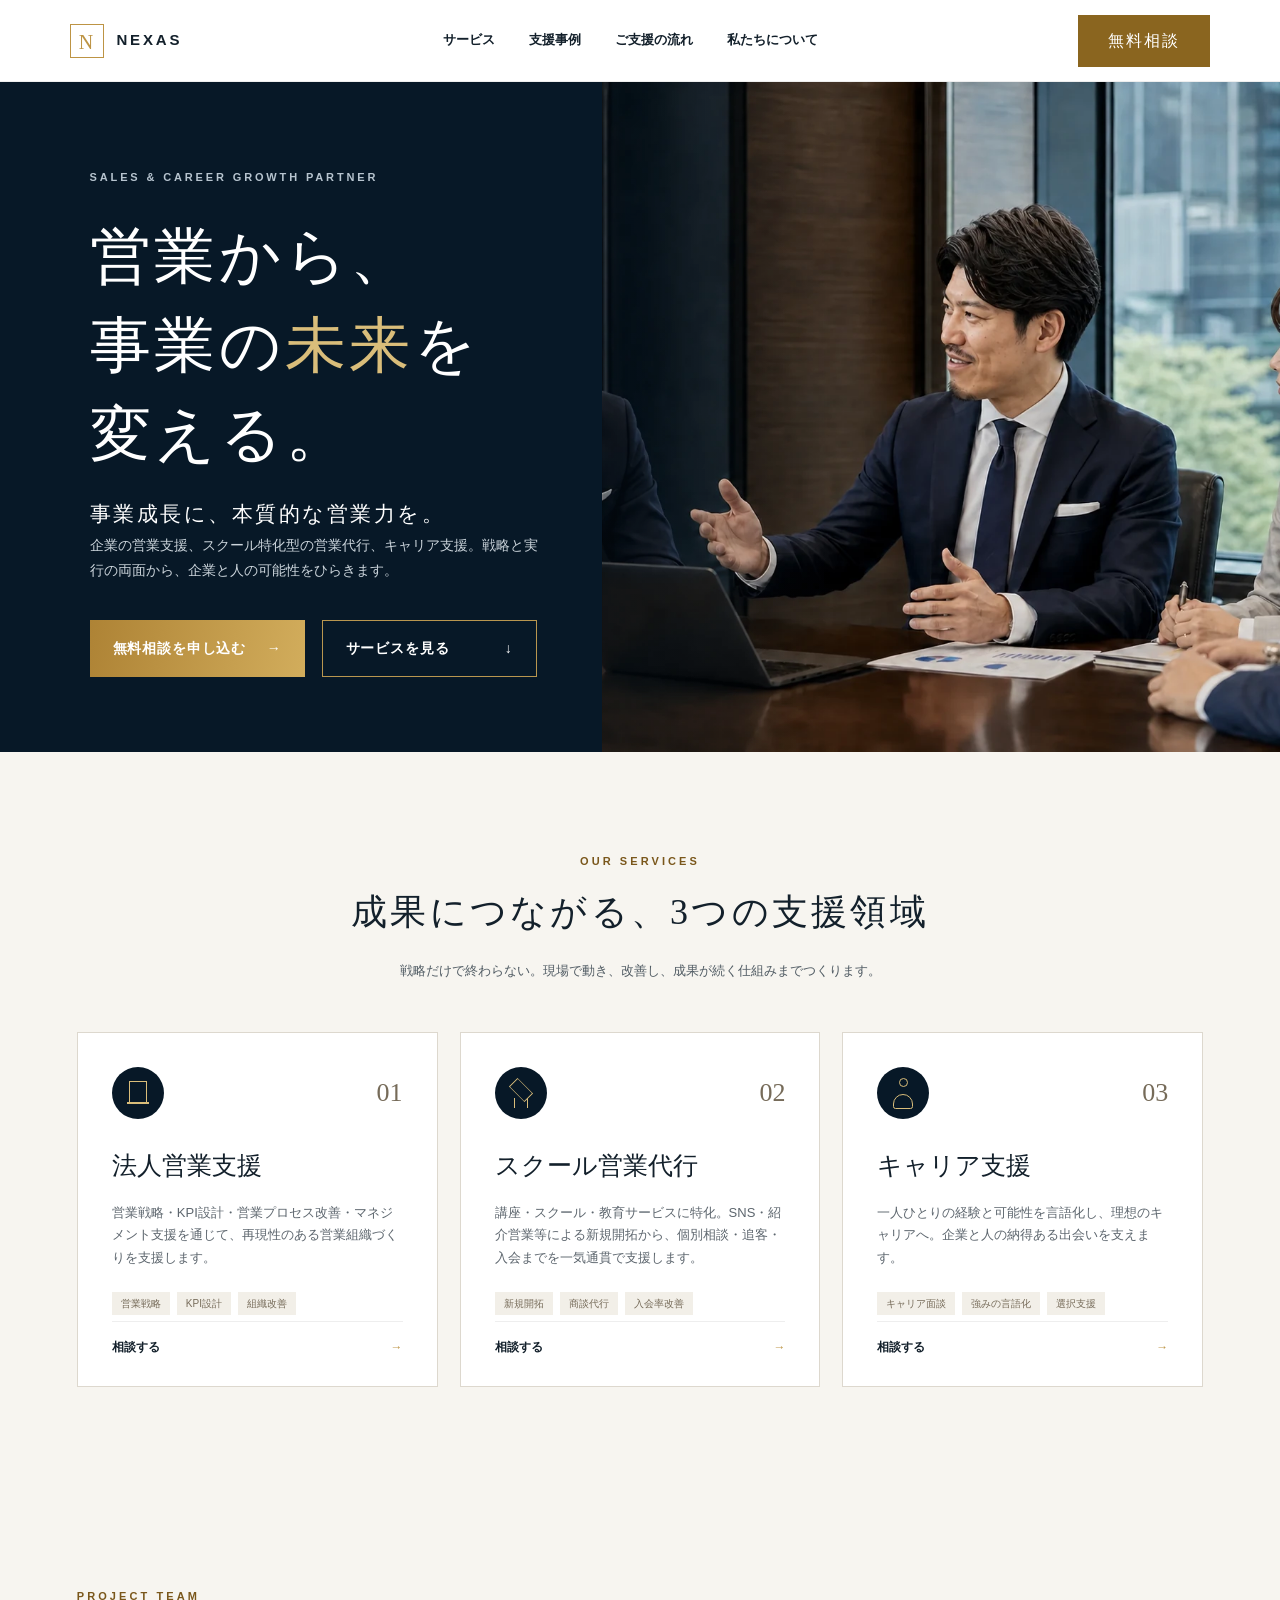
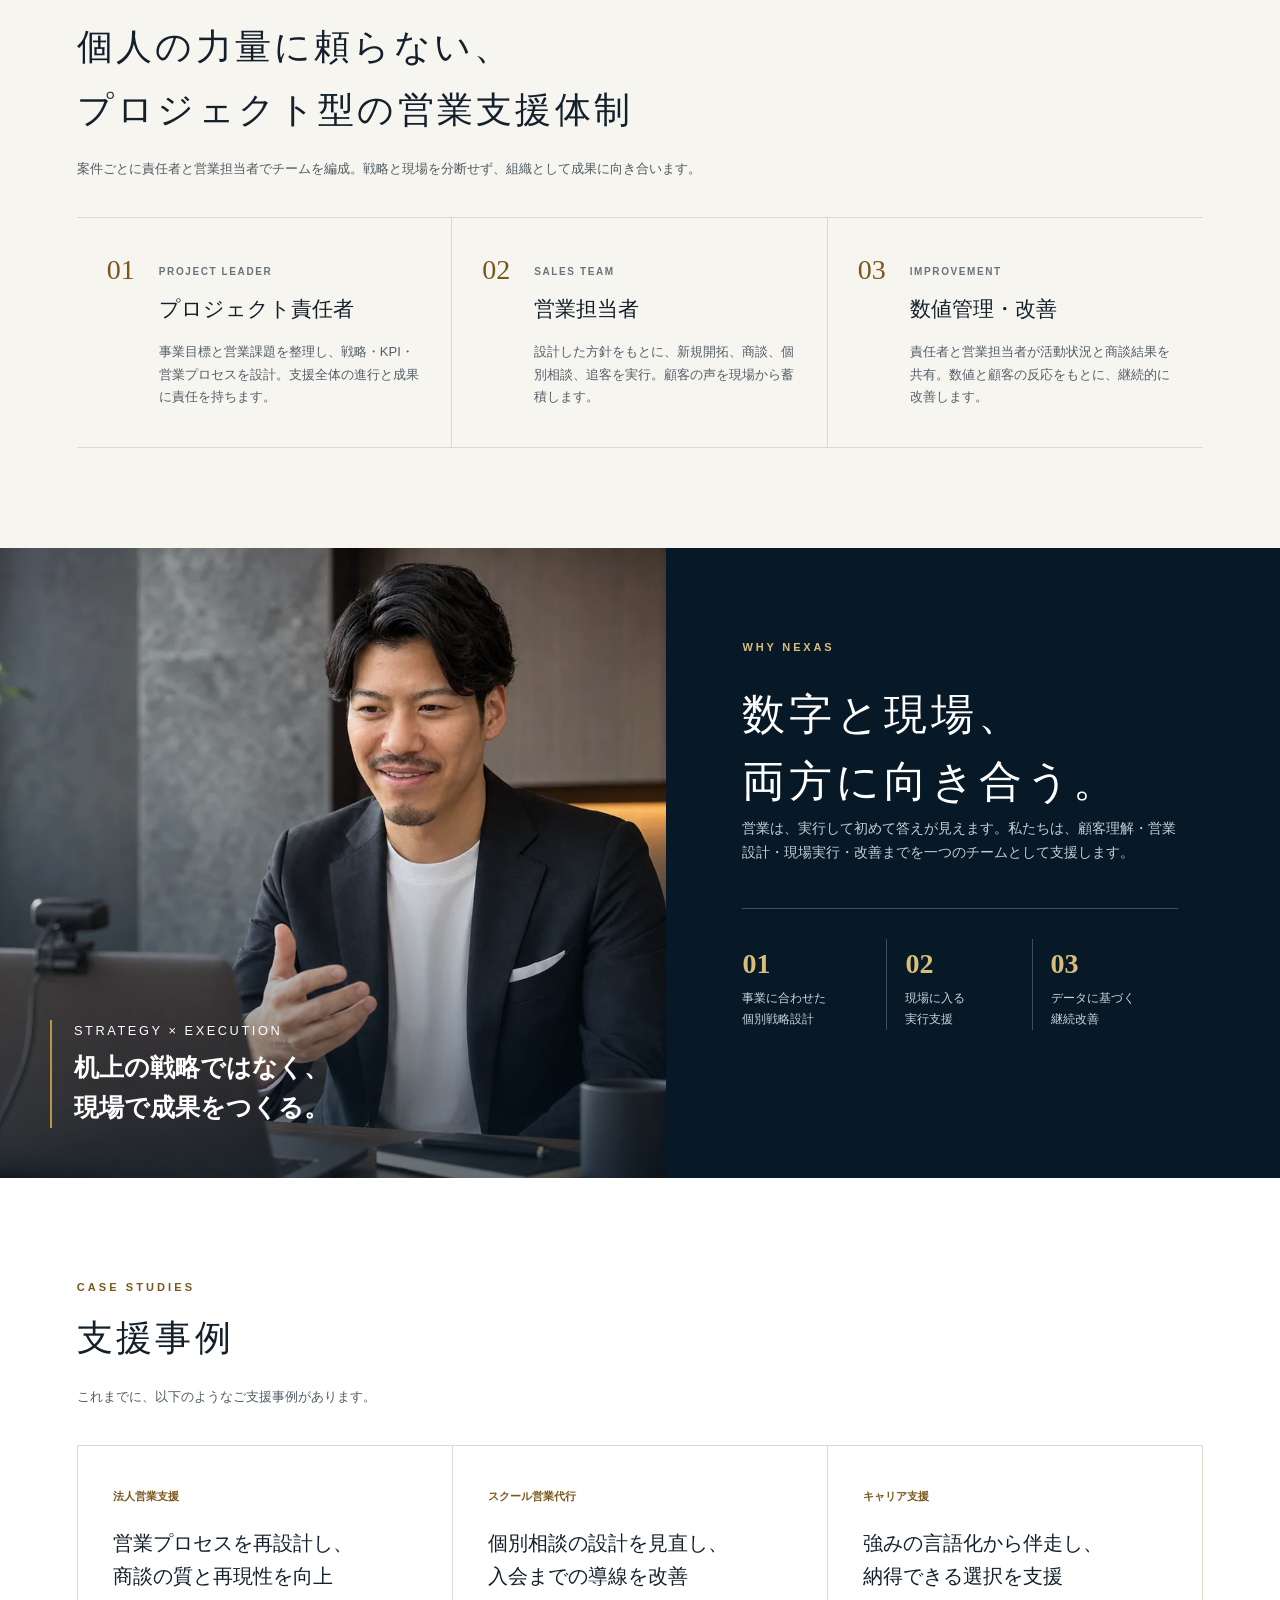
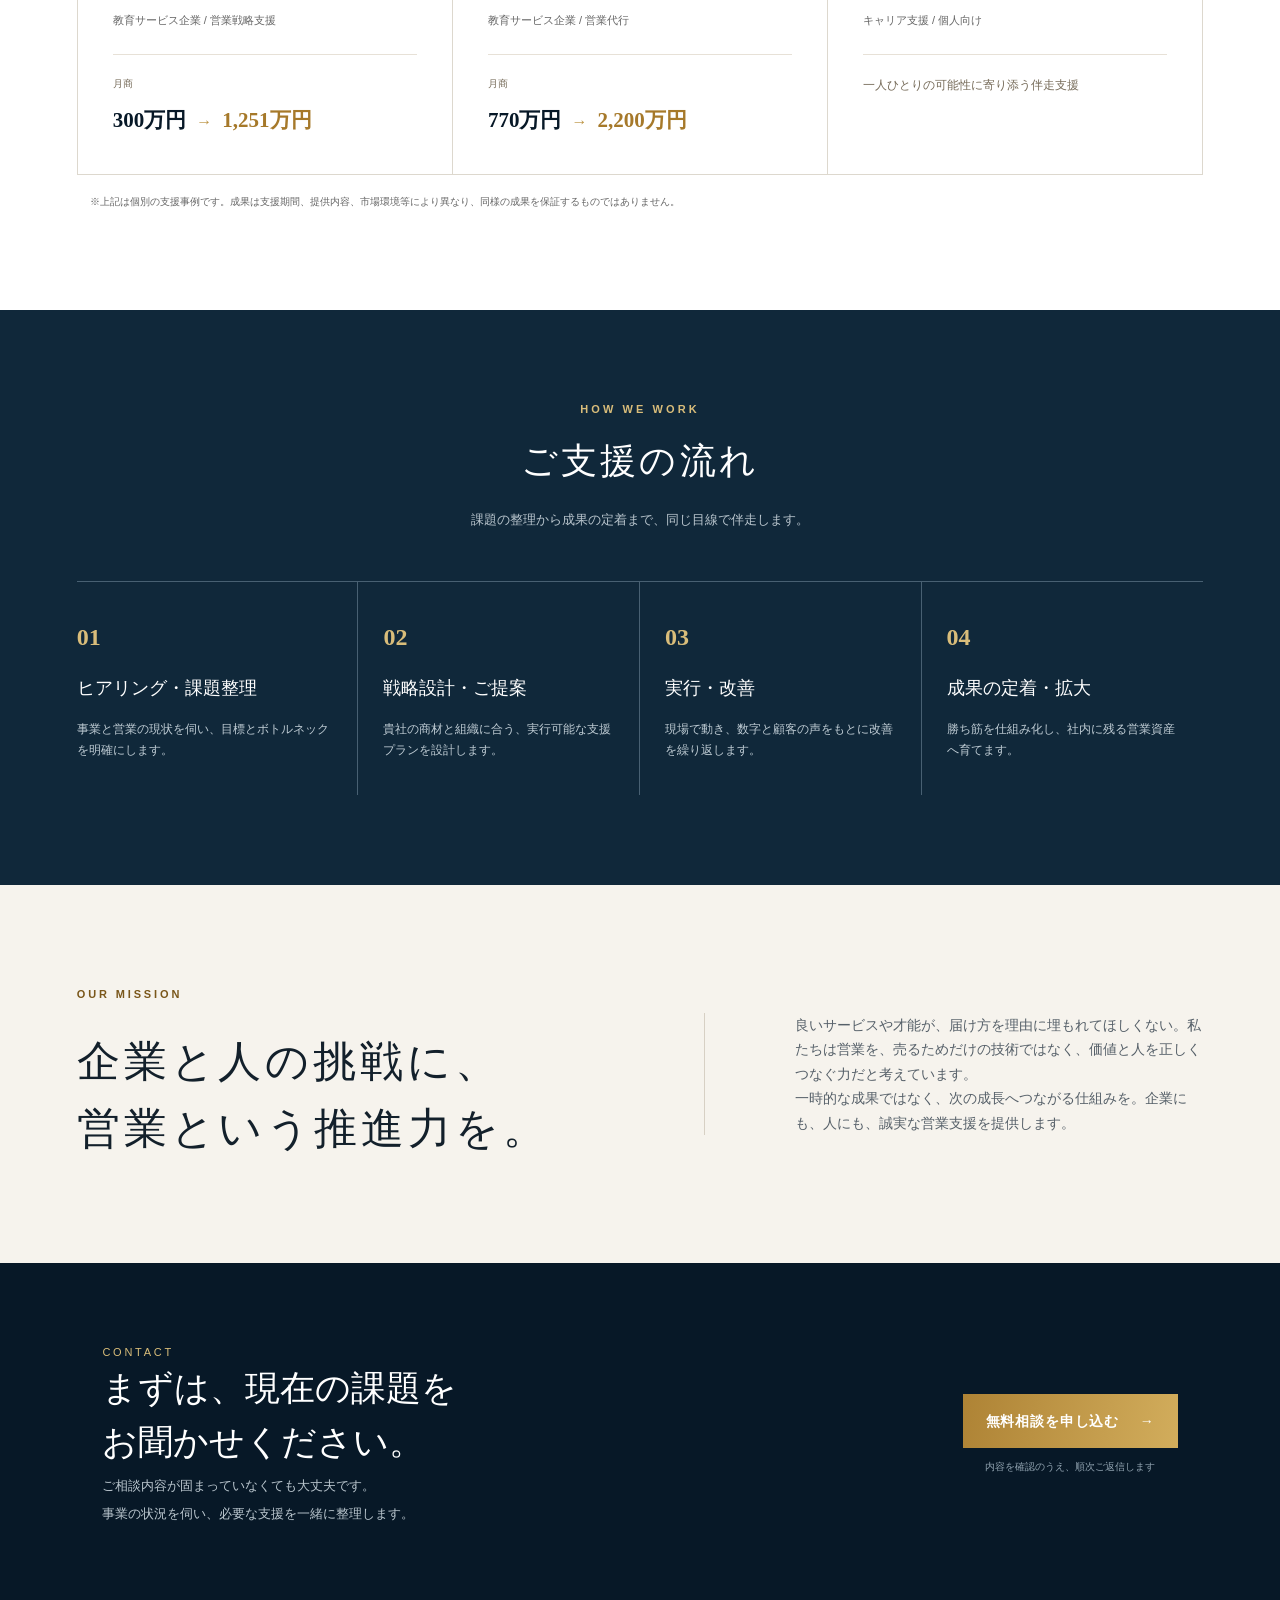
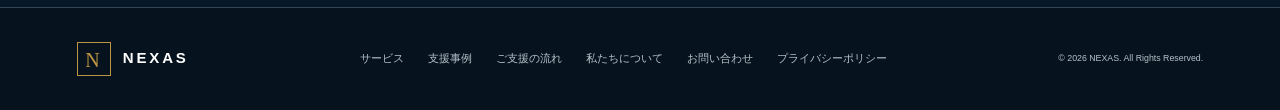
<file: index.html>
<!DOCTYPE html><html lang="ja"><head><meta charSet="utf-8"/><meta name="viewport" content="width=device-width, initial-scale=1"/><link rel="stylesheet" href="/assets/index-DfuIrOUG.css" data-rsc-css-href="/assets/index-DfuIrOUG.css" data-precedence="vite-rsc/importer-resources"/><title>NEXAS | 営業から、事業の未来を変える。</title><meta name="description" content="法人営業支援、スクール特化型営業代行、キャリア支援。戦略と実行の両面から、企業と人の可能性をひらきます。"/><meta property="og:title" content="NEXAS | 営業から、事業の未来を変える。"/><meta property="og:description" content="法人営業支援、スクール特化型営業代行、キャリア支援。戦略と実行の両面から、企業と人の可能性をひらきます。"/><meta property="og:type" content="website"/><meta property="og:image" content="https://nexas-partners.github.io/og.jpg"/><meta property="og:image:width" content="1200"/><meta property="og:image:height" content="630"/><meta property="og:image:alt" content="NEXAS 営業から、事業の未来を変える。"/><meta name="twitter:card" content="summary_large_image"/><meta name="twitter:title" content="NEXAS | 営業から、事業の未来を変える。"/><meta name="twitter:description" content="法人営業支援、スクール特化型営業代行、キャリア支援。戦略と実行の両面から、企業と人の可能性をひらきます。"/><meta name="twitter:image" content="https://nexas-partners.github.io/og.jpg"/><link rel="icon" href="/favicon.svg"/>
</head><body><main><header class="header"><a href="/" class="brand" aria-label="NEXAS トップページへ"><span class="brand-mark" aria-hidden="true">N</span><span>NEXAS</span></a><nav aria-label="メインナビゲーション"><a href="/#services">サービス</a><a href="/#cases">支援事例</a><a href="/#flow">ご支援の流れ</a><a href="/#about">私たちについて</a></nav><div class="mobile-menu"><button type="button" class="mobile-menu-button" aria-label="メニューを開く" aria-expanded="false" aria-controls="mobile-navigation"><span></span><span></span><span></span></button><nav id="mobile-navigation" aria-label="モバイルナビゲーション" hidden><a href="/#services">サービス</a><a href="/#cases">支援事例</a><a href="/#flow">ご支援の流れ</a><a href="/#about">私たちについて</a><a href="/privacy">プライバシーポリシー</a></nav></div><a class="header-cta" href="https://form.run/@alaskaito--BL2ugnS6lCQ9UQUZF1IB">無料相談</a></header><section class="hero" id="top"><div class="hero-copy"><p class="eyebrow">SALES &amp; CAREER GROWTH PARTNER</p><h1>営業から、<br/>事業の<span>未来</span>を変える。</h1><p class="lead">事業成長に、本質的な営業力を。</p><p class="hero-description">企業の営業支援、スクール特化型の営業代行、キャリア支援。戦略と実行の両面から、企業と人の可能性をひらきます。</p><div class="hero-actions"><a class="button button-gold" href="https://form.run/@alaskaito--BL2ugnS6lCQ9UQUZF1IB">無料相談を申し込む <span>→</span></a><a href="#services" class="button button-outline">サービスを見る <span>↓</span></a></div></div><div class="hero-image" role="img" aria-label="小林海斗が営業戦略について話し合う会議風景"></div></section><section class="service-section section" id="services"><div class="section-heading"><p>OUR SERVICES</p><h2>成果につながる、3つの支援領域</h2><span>戦略だけで終わらない。現場で動き、改善し、成果が続く仕組みまでつくります。</span></div><div class="service-grid"><article class="service-card"><div class="service-top"><span class="service-icon icon-building" aria-hidden="true"></span><small>01</small></div><h3>法人営業支援</h3><p>営業戦略・KPI設計・営業プロセス改善・マネジメント支援を通じて、再現性のある営業組織づくりを支援します。</p><div class="tags"><span>営業戦略</span><span>KPI設計</span><span>組織改善</span></div><a href="https://form.run/@alaskaito--BL2ugnS6lCQ9UQUZF1IB" aria-label="法人営業支援について相談する">相談する <b>→</b></a></article><article class="service-card"><div class="service-top"><span class="service-icon icon-school" aria-hidden="true"></span><small>02</small></div><h3>スクール営業代行</h3><p>講座・スクール・教育サービスに特化。SNS・紹介営業等による新規開拓から、個別相談・追客・入会までを一気通貫で支援します。</p><div class="tags"><span>新規開拓</span><span>商談代行</span><span>入会率改善</span></div><a href="https://form.run/@alaskaito--BL2ugnS6lCQ9UQUZF1IB" aria-label="スクール営業代行について相談する">相談する <b>→</b></a></article><article class="service-card"><div class="service-top"><span class="service-icon icon-person" aria-hidden="true"></span><small>03</small></div><h3>キャリア支援</h3><p>一人ひとりの経験と可能性を言語化し、理想のキャリアへ。企業と人の納得ある出会いを支えます。</p><div class="tags"><span>キャリア面談</span><span>強みの言語化</span><span>選択支援</span></div><a href="https://form.run/@alaskaito--BL2ugnS6lCQ9UQUZF1IB" aria-label="キャリア支援について相談する">相談する <b>→</b></a></article></div></section><section class="delivery-section section" aria-labelledby="delivery-title"><div class="section-heading left"><p>PROJECT TEAM</p><h2 id="delivery-title">個人の力量に頼らない、<br/>プロジェクト型の営業支援体制</h2><span>案件ごとに責任者と営業担当者でチームを編成。戦略と現場を分断せず、組織として成果に向き合います。</span></div><div class="delivery-grid"><article><strong>01</strong><div><small>PROJECT LEADER</small><h3>プロジェクト責任者</h3><p>事業目標と営業課題を整理し、戦略・KPI・営業プロセスを設計。支援全体の進行と成果に責任を持ちます。</p></div></article><article><strong>02</strong><div><small>SALES TEAM</small><h3>営業担当者</h3><p>設計した方針をもとに、新規開拓、商談、個別相談、追客を実行。顧客の声を現場から蓄積します。</p></div></article><article><strong>03</strong><div><small>IMPROVEMENT</small><h3>数値管理・改善</h3><p>責任者と営業担当者が活動状況と商談結果を共有。数値と顧客の反応をもとに、継続的に改善します。</p></div></article></div></section><section class="results" id="results"><div class="results-photo"><div class="results-label"><small>STRATEGY × EXECUTION</small><strong>机上の戦略ではなく、<br/>現場で成果をつくる。</strong></div></div><div class="results-content"><p class="eyebrow gold">WHY NEXAS</p><h2>数字と現場、<br/>両方に向き合う。</h2><p>営業は、実行して初めて答えが見えます。私たちは、顧客理解・営業設計・現場実行・改善までを一つのチームとして支援します。</p><div class="metrics"><div><strong>01</strong><span>事業に合わせた<br/>個別戦略設計</span></div><div><strong>02</strong><span>現場に入る<br/>実行支援</span></div><div><strong>03</strong><span>データに基づく<br/>継続改善</span></div></div></div></section><section class="case-section section" id="cases" aria-labelledby="case-title"><div class="section-heading left"><p>CASE STUDIES</p><h2 id="case-title">支援事例</h2><span>これまでに、以下のようなご支援事例があります。</span></div><div class="case-grid"><article><span>法人営業支援</span><h3>営業プロセスを再設計し、<br/>商談の質と再現性を向上</h3><p>教育サービス企業 / 営業戦略支援</p><div class="case-result"><small>月商</small><strong>300万円</strong><i>→</i><strong>1,251万円</strong></div></article><article><span>スクール営業代行</span><h3>個別相談の設計を見直し、<br/>入会までの導線を改善</h3><p>教育サービス企業 / 営業代行</p><div class="case-result"><small>月商</small><strong>770万円</strong><i>→</i><strong>2,200万円</strong></div></article><article><span>キャリア支援</span><h3>強みの言語化から伴走し、<br/>納得できる選択を支援</h3><p>キャリア支援 / 個人向け</p><div class="case-note">一人ひとりの可能性に寄り添う伴走支援</div></article></div><p class="case-disclaimer">※上記は個別の支援事例です。成果は支援期間、提供内容、市場環境等により異なり、同様の成果を保証するものではありません。</p></section><section class="flow-section" id="flow"><div class="section-heading light"><p>HOW WE WORK</p><h2>ご支援の流れ</h2><span>課題の整理から成果の定着まで、同じ目線で伴走します。</span></div><div class="steps"><article><strong>01</strong><h3>ヒアリング・課題整理</h3><p>事業と営業の現状を伺い、目標とボトルネックを明確にします。</p></article><article><strong>02</strong><h3>戦略設計・ご提案</h3><p>貴社の商材と組織に合う、実行可能な支援プランを設計します。</p></article><article><strong>03</strong><h3>実行・改善</h3><p>現場で動き、数字と顧客の声をもとに改善を繰り返します。</p></article><article><strong>04</strong><h3>成果の定着・拡大</h3><p>勝ち筋を仕組み化し、社内に残る営業資産へ育てます。</p></article></div></section><section class="about section" id="about"><div><p class="eyebrow gold">OUR MISSION</p><h2>企業と人の挑戦に、<br/>営業という推進力を。</h2></div><div><p>良いサービスや才能が、届け方を理由に埋もれてほしくない。私たちは営業を、売るためだけの技術ではなく、価値と人を正しくつなぐ力だと考えています。</p><p>一時的な成果ではなく、次の成長へつながる仕組みを。企業にも、人にも、誠実な営業支援を提供します。</p></div></section><section class="contact" id="contact"><div><p>CONTACT</p><h2>まずは、現在の課題を<br/>お聞かせください。</h2><span>ご相談内容が固まっていなくても大丈夫です。<br/>事業の状況を伺い、必要な支援を一緒に整理します。</span></div><div class="contact-actions"><a class="button button-gold" href="https://form.run/@alaskaito--BL2ugnS6lCQ9UQUZF1IB">無料相談を申し込む <span>→</span></a><small>内容を確認のうえ、順次ご返信します</small></div></section><footer><a href="/" class="brand" aria-label="NEXAS トップページへ"><span class="brand-mark" aria-hidden="true">N</span><span>NEXAS</span></a><div class="footer-links"><a href="/#services">サービス</a><a href="/#cases">支援事例</a><a href="/#flow">ご支援の流れ</a><a href="/#about">私たちについて</a><a href="https://form.run/@alaskaito--BL2ugnS6lCQ9UQUZF1IB">お問い合わせ</a><a href="/privacy">プライバシーポリシー</a></div><small>© 2026 NEXAS. All Rights Reserved.</small></footer></main><script>(()=>{const m=document.querySelector('.mobile-menu');if(!m)return;const b=m.querySelector('button');const n=m.querySelector('nav');const close=()=>{m.classList.remove('is-open');b.setAttribute('aria-expanded','false');b.setAttribute('aria-label','メニューを開く');n.hidden=true};b.addEventListener('click',()=>{const open=!m.classList.contains('is-open');m.classList.toggle('is-open',open);b.setAttribute('aria-expanded',String(open));b.setAttribute('aria-label',open?'メニューを閉じる':'メニューを開く');n.hidden=!open});n.addEventListener('click',e=>{if(e.target.closest('a'))close()});document.addEventListener('keydown',e=>{if(e.key==='Escape')close()});document.addEventListener('pointerdown',e=>{if(!m.contains(e.target))close()})})();</script></body></html>
</file>
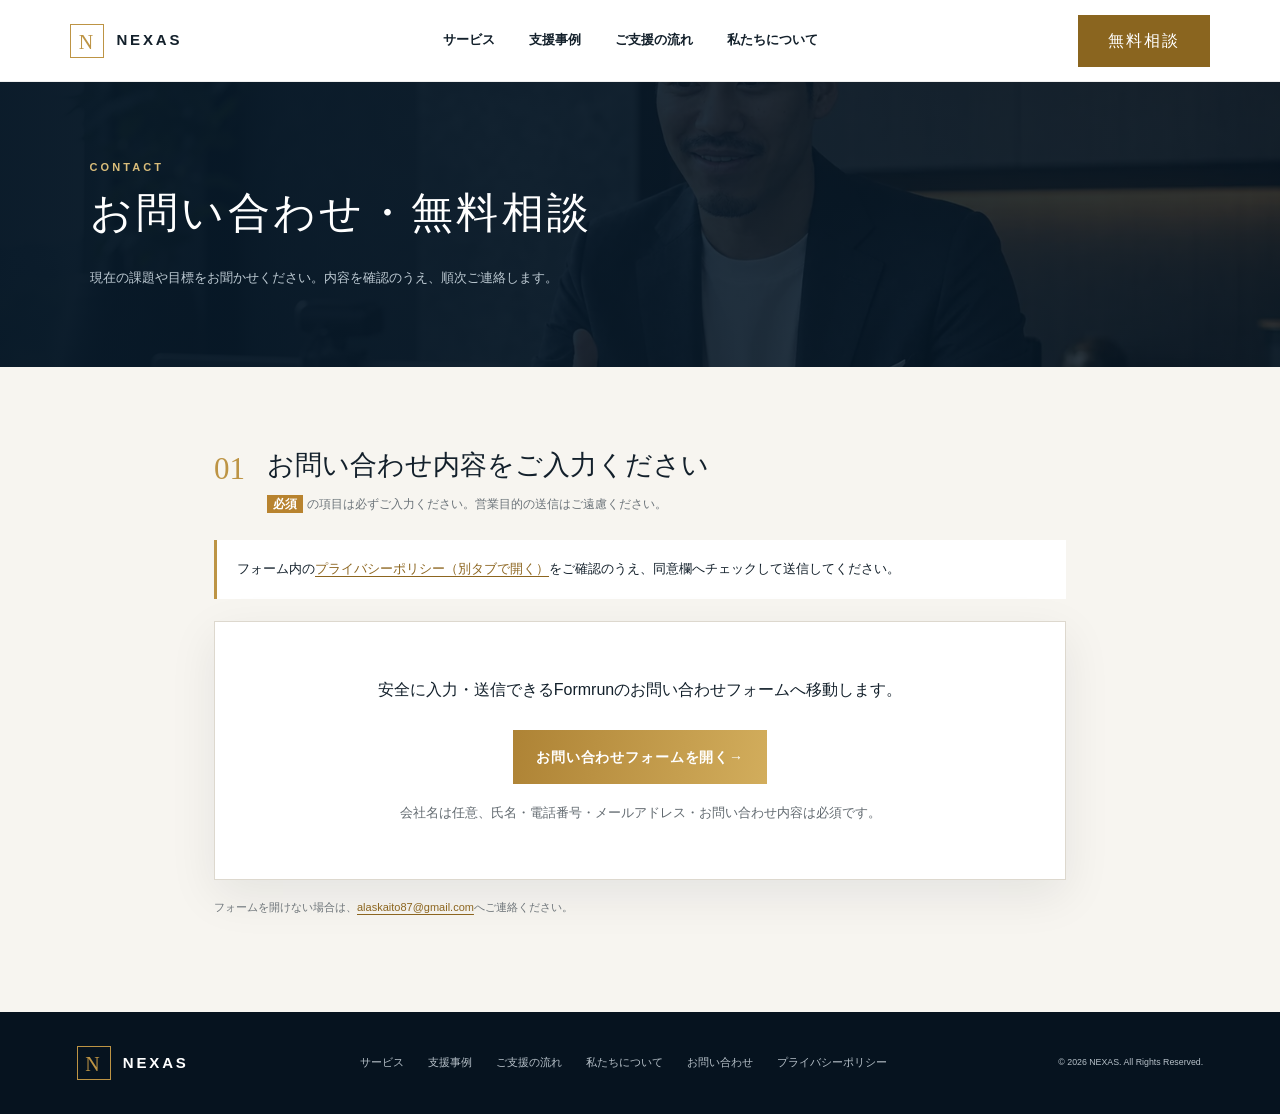
<file: contact/index.html>
<!DOCTYPE html><html lang="ja"><head><meta charSet="utf-8"/><meta name="viewport" content="width=device-width, initial-scale=1"/><link rel="stylesheet" href="/assets/index-DfuIrOUG.css" data-rsc-css-href="/assets/index-DfuIrOUG.css" data-precedence="vite-rsc/importer-resources"/><title>お問い合わせ・無料相談 | NEXAS</title><meta name="description" content="NEXASへの営業支援・営業代行・キャリア支援に関するお問い合わせはこちら。"/><meta property="og:title" content="NEXAS | 営業から、事業の未来を変える。"/><meta property="og:description" content="法人営業支援、スクール特化型営業代行、キャリア支援。戦略と実行の両面から、企業と人の可能性をひらきます。"/><meta property="og:type" content="website"/><meta property="og:image" content="https://nexas-partners.github.io/og.jpg"/><meta property="og:image:width" content="1200"/><meta property="og:image:height" content="630"/><meta property="og:image:alt" content="NEXAS 営業から、事業の未来を変える。"/><meta name="twitter:card" content="summary_large_image"/><meta name="twitter:title" content="NEXAS | 営業から、事業の未来を変える。"/><meta name="twitter:description" content="法人営業支援、スクール特化型営業代行、キャリア支援。戦略と実行の両面から、企業と人の可能性をひらきます。"/><meta name="twitter:image" content="https://nexas-partners.github.io/og.jpg"/><link rel="icon" href="/favicon.svg"/>
</head><body><header class="header"><a href="/" class="brand" aria-label="NEXAS トップページへ"><span class="brand-mark" aria-hidden="true">N</span><span>NEXAS</span></a><nav aria-label="メインナビゲーション"><a href="/#services">サービス</a><a href="/#cases">支援事例</a><a href="/#flow">ご支援の流れ</a><a href="/#about">私たちについて</a></nav><div class="mobile-menu"><button type="button" class="mobile-menu-button" aria-label="メニューを開く" aria-expanded="false" aria-controls="mobile-navigation"><span></span><span></span><span></span></button><nav id="mobile-navigation" aria-label="モバイルナビゲーション" hidden><a href="/#services">サービス</a><a href="/#cases">支援事例</a><a href="/#flow">ご支援の流れ</a><a href="/#about">私たちについて</a><a href="/privacy">プライバシーポリシー</a></nav></div><a class="header-cta" href="https://form.run/@alaskaito--BL2ugnS6lCQ9UQUZF1IB">無料相談</a></header><main class="subpage"><section class="subpage-hero contact-hero"><div><p>CONTACT</p><h1>お問い合わせ・無料相談</h1><span>現在の課題や目標をお聞かせください。内容を確認のうえ、順次ご連絡します。</span></div></section><section class="form-section"><div class="form-intro"><span>01</span><div><h2>お問い合わせ内容をご入力ください</h2><p><b>必須</b>の項目は必ずご入力ください。営業目的の送信はご遠慮ください。</p></div></div><div class="privacy-before-form">フォーム内の<a href="/privacy" target="_blank" rel="noopener noreferrer">プライバシーポリシー（別タブで開く）</a>をご確認のうえ、同意欄へチェックして送信してください。</div><div class="external-form-card"><p>安全に入力・送信できるFormrunのお問い合わせフォームへ移動します。</p><a class="button button-gold" href="https://form.run/@alaskaito--BL2ugnS6lCQ9UQUZF1IB">お問い合わせフォームを開く <span>→</span></a><small>会社名は任意、氏名・電話番号・メールアドレス・お問い合わせ内容は必須です。</small></div><p class="form-fallback">フォームを開けない場合は、<a href="mailto:alaskaito87@gmail.com">alaskaito87@gmail.com</a>へご連絡ください。</p></section></main><footer><a href="/" class="brand" aria-label="NEXAS トップページへ"><span class="brand-mark" aria-hidden="true">N</span><span>NEXAS</span></a><div class="footer-links"><a href="/#services">サービス</a><a href="/#cases">支援事例</a><a href="/#flow">ご支援の流れ</a><a href="/#about">私たちについて</a><a href="https://form.run/@alaskaito--BL2ugnS6lCQ9UQUZF1IB">お問い合わせ</a><a href="/privacy">プライバシーポリシー</a></div><small>© 2026 NEXAS. All Rights Reserved.</small></footer><script>(()=>{const m=document.querySelector('.mobile-menu');if(!m)return;const b=m.querySelector('button');const n=m.querySelector('nav');const close=()=>{m.classList.remove('is-open');b.setAttribute('aria-expanded','false');b.setAttribute('aria-label','メニューを開く');n.hidden=true};b.addEventListener('click',()=>{const open=!m.classList.contains('is-open');m.classList.toggle('is-open',open);b.setAttribute('aria-expanded',String(open));b.setAttribute('aria-label',open?'メニューを閉じる':'メニューを開く');n.hidden=!open});n.addEventListener('click',e=>{if(e.target.closest('a'))close()});document.addEventListener('keydown',e=>{if(e.key==='Escape')close()});document.addEventListener('pointerdown',e=>{if(!m.contains(e.target))close()})})();</script></body></html>
</file>
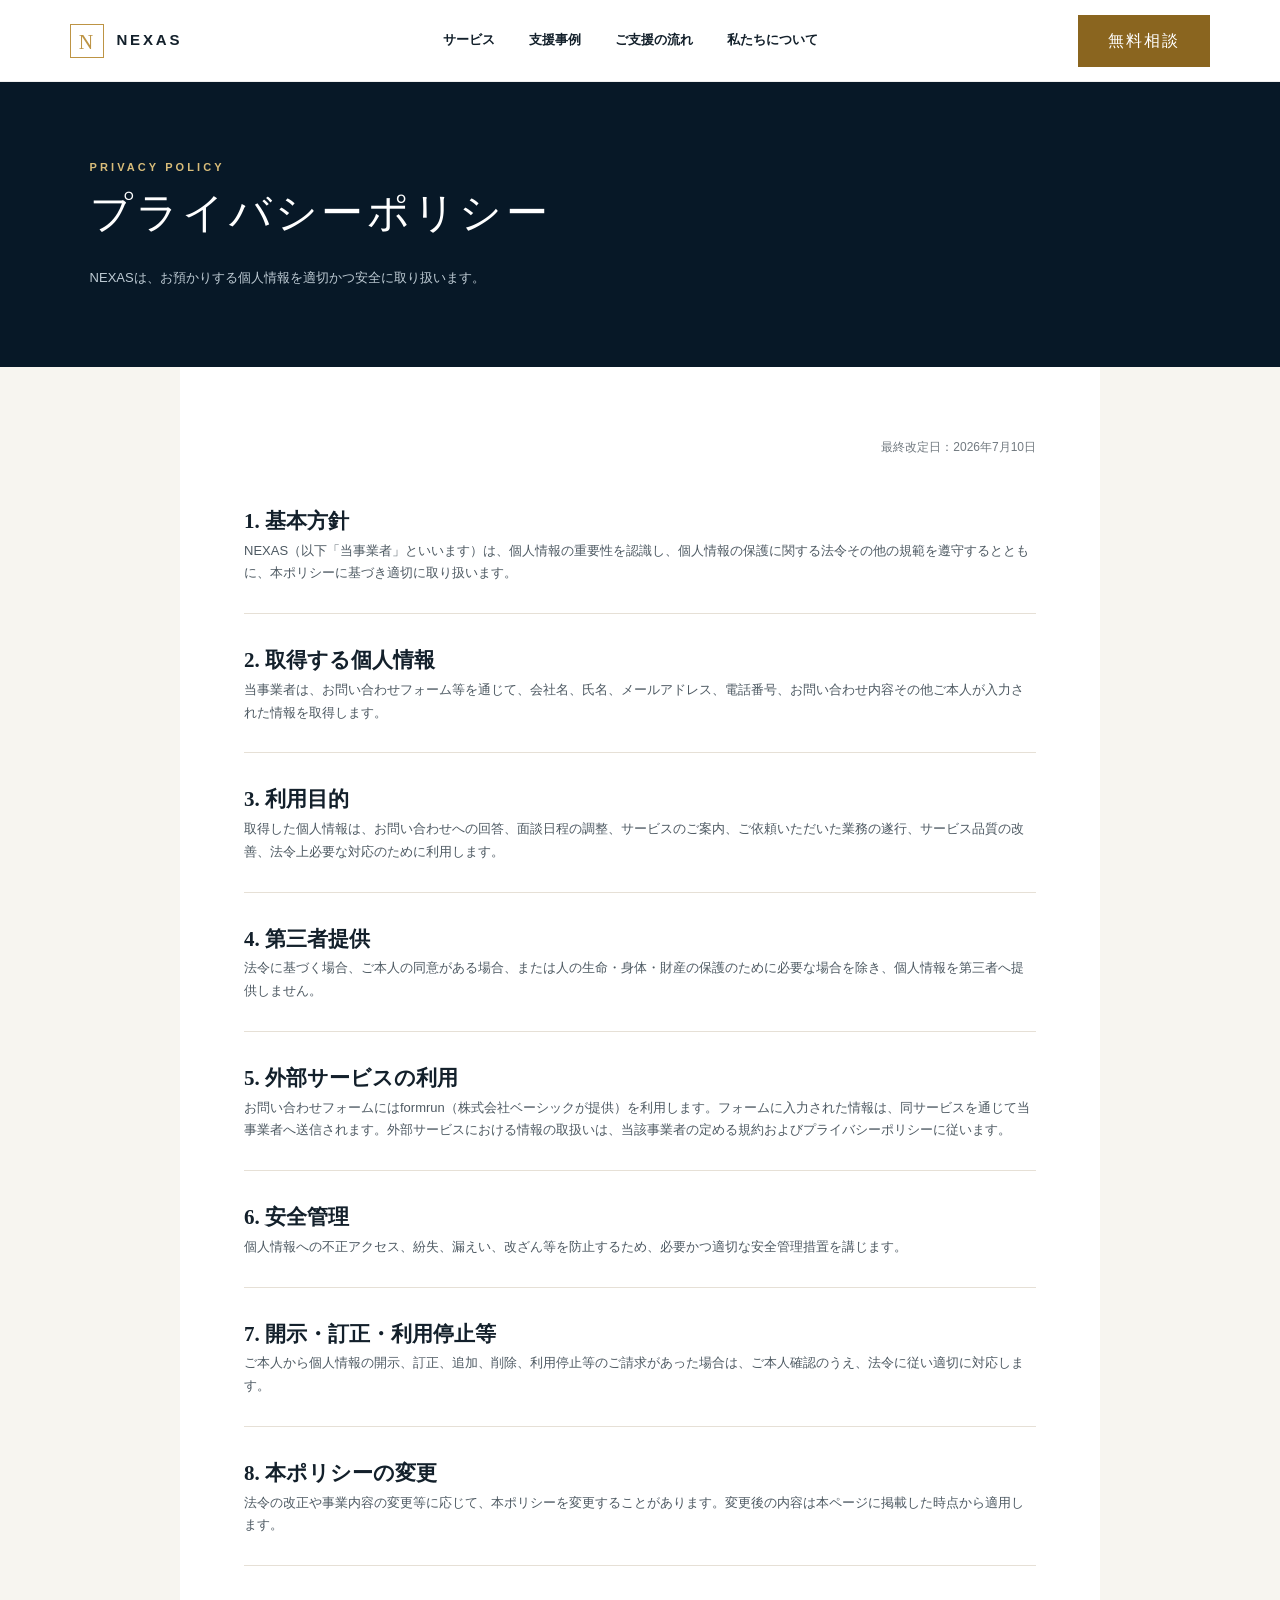
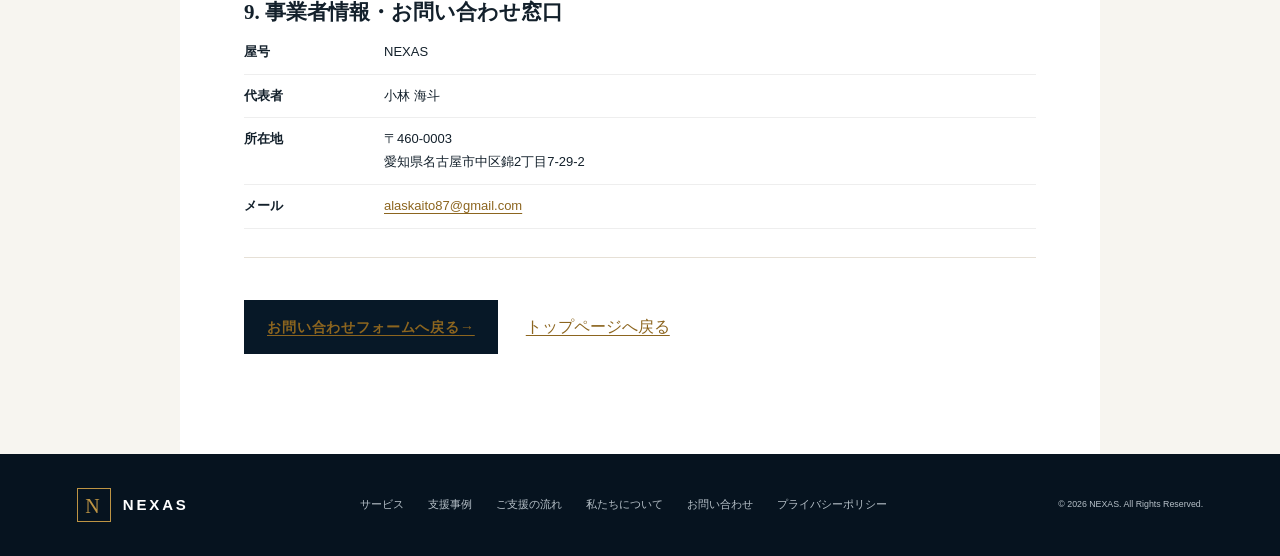
<file: privacy/index.html>
<!DOCTYPE html><html lang="ja"><head><meta charSet="utf-8"/><meta name="viewport" content="width=device-width, initial-scale=1"/><link rel="stylesheet" href="/assets/index-DfuIrOUG.css" data-rsc-css-href="/assets/index-DfuIrOUG.css" data-precedence="vite-rsc/importer-resources"/><title>プライバシーポリシー | NEXAS</title><meta name="description" content="NEXASにおける個人情報の取扱いについて。"/><meta property="og:title" content="NEXAS | 営業から、事業の未来を変える。"/><meta property="og:description" content="法人営業支援、スクール特化型営業代行、キャリア支援。戦略と実行の両面から、企業と人の可能性をひらきます。"/><meta property="og:type" content="website"/><meta property="og:image" content="https://nexas-partners.github.io/og.jpg"/><meta property="og:image:width" content="1200"/><meta property="og:image:height" content="630"/><meta property="og:image:alt" content="NEXAS 営業から、事業の未来を変える。"/><meta name="twitter:card" content="summary_large_image"/><meta name="twitter:title" content="NEXAS | 営業から、事業の未来を変える。"/><meta name="twitter:description" content="法人営業支援、スクール特化型営業代行、キャリア支援。戦略と実行の両面から、企業と人の可能性をひらきます。"/><meta name="twitter:image" content="https://nexas-partners.github.io/og.jpg"/><link rel="icon" href="/favicon.svg"/>
</head><body><header class="header"><a href="/" class="brand" aria-label="NEXAS トップページへ"><span class="brand-mark" aria-hidden="true">N</span><span>NEXAS</span></a><nav aria-label="メインナビゲーション"><a href="/#services">サービス</a><a href="/#cases">支援事例</a><a href="/#flow">ご支援の流れ</a><a href="/#about">私たちについて</a></nav><div class="mobile-menu"><button type="button" class="mobile-menu-button" aria-label="メニューを開く" aria-expanded="false" aria-controls="mobile-navigation"><span></span><span></span><span></span></button><nav id="mobile-navigation" aria-label="モバイルナビゲーション" hidden><a href="/#services">サービス</a><a href="/#cases">支援事例</a><a href="/#flow">ご支援の流れ</a><a href="/#about">私たちについて</a><a href="/privacy">プライバシーポリシー</a></nav></div><a class="header-cta" href="https://form.run/@alaskaito--BL2ugnS6lCQ9UQUZF1IB">無料相談</a></header><main class="subpage"><section class="subpage-hero"><div><p>PRIVACY POLICY</p><h1>プライバシーポリシー</h1><span>NEXASは、お預かりする個人情報を適切かつ安全に取り扱います。</span></div></section><article class="policy-content"><p class="policy-date">最終改定日：2026年7月10日</p><section><h2>1. 基本方針</h2><p>NEXAS（以下「当事業者」といいます）は、個人情報の重要性を認識し、個人情報の保護に関する法令その他の規範を遵守するとともに、本ポリシーに基づき適切に取り扱います。</p></section><section><h2>2. 取得する個人情報</h2><p>当事業者は、お問い合わせフォーム等を通じて、会社名、氏名、メールアドレス、電話番号、お問い合わせ内容その他ご本人が入力された情報を取得します。</p></section><section><h2>3. 利用目的</h2><p>取得した個人情報は、お問い合わせへの回答、面談日程の調整、サービスのご案内、ご依頼いただいた業務の遂行、サービス品質の改善、法令上必要な対応のために利用します。</p></section><section><h2>4. 第三者提供</h2><p>法令に基づく場合、ご本人の同意がある場合、または人の生命・身体・財産の保護のために必要な場合を除き、個人情報を第三者へ提供しません。</p></section><section><h2>5. 外部サービスの利用</h2><p>お問い合わせフォームにはformrun（株式会社ベーシックが提供）を利用します。フォームに入力された情報は、同サービスを通じて当事業者へ送信されます。外部サービスにおける情報の取扱いは、当該事業者の定める規約およびプライバシーポリシーに従います。</p></section><section><h2>6. 安全管理</h2><p>個人情報への不正アクセス、紛失、漏えい、改ざん等を防止するため、必要かつ適切な安全管理措置を講じます。</p></section><section><h2>7. 開示・訂正・利用停止等</h2><p>ご本人から個人情報の開示、訂正、追加、削除、利用停止等のご請求があった場合は、ご本人確認のうえ、法令に従い適切に対応します。</p></section><section><h2>8. 本ポリシーの変更</h2><p>法令の改正や事業内容の変更等に応じて、本ポリシーを変更することがあります。変更後の内容は本ページに掲載した時点から適用します。</p></section><section><h2>9. 事業者情報・お問い合わせ窓口</h2><dl><div><dt>屋号</dt><dd>NEXAS</dd></div><div><dt>代表者</dt><dd>小林 海斗</dd></div><div><dt>所在地</dt><dd>〒460-0003<br/>愛知県名古屋市中区錦2丁目7-29-2</dd></div><div><dt>メール</dt><dd><a href="mailto:alaskaito87@gmail.com">alaskaito87@gmail.com</a></dd></div></dl></section><div class="policy-actions"><a class="button button-dark" href="https://form.run/@alaskaito--BL2ugnS6lCQ9UQUZF1IB">お問い合わせフォームへ戻る <span>→</span></a><a href="/">トップページへ戻る</a></div></article></main><footer><a href="/" class="brand" aria-label="NEXAS トップページへ"><span class="brand-mark" aria-hidden="true">N</span><span>NEXAS</span></a><div class="footer-links"><a href="/#services">サービス</a><a href="/#cases">支援事例</a><a href="/#flow">ご支援の流れ</a><a href="/#about">私たちについて</a><a href="https://form.run/@alaskaito--BL2ugnS6lCQ9UQUZF1IB">お問い合わせ</a><a href="/privacy">プライバシーポリシー</a></div><small>© 2026 NEXAS. All Rights Reserved.</small></footer><script>(()=>{const m=document.querySelector('.mobile-menu');if(!m)return;const b=m.querySelector('button');const n=m.querySelector('nav');const close=()=>{m.classList.remove('is-open');b.setAttribute('aria-expanded','false');b.setAttribute('aria-label','メニューを開く');n.hidden=true};b.addEventListener('click',()=>{const open=!m.classList.contains('is-open');m.classList.toggle('is-open',open);b.setAttribute('aria-expanded',String(open));b.setAttribute('aria-label',open?'メニューを閉じる':'メニューを開く');n.hidden=!open});n.addEventListener('click',e=>{if(e.target.closest('a'))close()});document.addEventListener('keydown',e=>{if(e.key==='Escape')close()});document.addEventListener('pointerdown',e=>{if(!m.contains(e.target))close()})})();</script></body></html>
</file>
<file: assets/index-DfuIrOUG.css>
/*! tailwindcss v4.2.1 | MIT License | https://tailwindcss.com */
@layer theme{:root,:host{--font-sans:ui-sans-serif, system-ui, sans-serif, "Apple Color Emoji", "Segoe UI Emoji", "Segoe UI Symbol", "Noto Color Emoji";--font-mono:ui-monospace, SFMono-Regular, Menlo, Monaco, Consolas, "Liberation Mono", "Courier New", monospace;--spacing:.25rem;--default-font-family:var(--font-sans);--default-mono-font-family:var(--font-mono)}}@layer base{*,:after,:before,::backdrop{box-sizing:border-box;border:0 solid;margin:0;padding:0}::file-selector-button{box-sizing:border-box;border:0 solid;margin:0;padding:0}html,:host{-webkit-text-size-adjust:100%;tab-size:4;line-height:1.5;font-family:var(--default-font-family,ui-sans-serif, system-ui, sans-serif, "Apple Color Emoji", "Segoe UI Emoji", "Segoe UI Symbol", "Noto Color Emoji");font-feature-settings:var(--default-font-feature-settings,normal);font-variation-settings:var(--default-font-variation-settings,normal);-webkit-tap-highlight-color:transparent}hr{height:0;color:inherit;border-top-width:1px}abbr:where([title]){-webkit-text-decoration:underline dotted;text-decoration:underline dotted}h1,h2,h3,h4,h5,h6{font-size:inherit;font-weight:inherit}a{color:inherit;-webkit-text-decoration:inherit;-webkit-text-decoration:inherit;-webkit-text-decoration:inherit;-webkit-text-decoration:inherit;text-decoration:inherit}b,strong{font-weight:bolder}code,kbd,samp,pre{font-family:var(--default-mono-font-family,ui-monospace, SFMono-Regular, Menlo, Monaco, Consolas, "Liberation Mono", "Courier New", monospace);font-feature-settings:var(--default-mono-font-feature-settings,normal);font-variation-settings:var(--default-mono-font-variation-settings,normal);font-size:1em}small{font-size:80%}sub,sup{vertical-align:baseline;font-size:75%;line-height:0;position:relative}sub{bottom:-.25em}sup{top:-.5em}table{text-indent:0;border-color:inherit;border-collapse:collapse}:-moz-focusring{outline:auto}progress{vertical-align:baseline}summary{display:list-item}ol,ul,menu{list-style:none}img,svg,video,canvas,audio,iframe,embed,object{vertical-align:middle;display:block}img,video{max-width:100%;height:auto}button,input,select,optgroup,textarea{font:inherit;font-feature-settings:inherit;font-variation-settings:inherit;letter-spacing:inherit;color:inherit;opacity:1;background-color:#0000;border-radius:0}::file-selector-button{font:inherit;font-feature-settings:inherit;font-variation-settings:inherit;letter-spacing:inherit;color:inherit;opacity:1;background-color:#0000;border-radius:0}:where(select:is([multiple],[size])) optgroup{font-weight:bolder}:where(select:is([multiple],[size])) optgroup option{padding-inline-start:20px}::file-selector-button{margin-inline-end:4px}::placeholder{opacity:1}@supports (not ((-webkit-appearance:-apple-pay-button))) or (contain-intrinsic-size:1px){::placeholder{color:currentColor}@supports (color:color-mix(in lab, red, red)){::placeholder{color:color-mix(in oklab, currentcolor 50%, transparent)}}}textarea{resize:vertical}::-webkit-search-decoration{-webkit-appearance:none}::-webkit-date-and-time-value{min-height:1lh;text-align:inherit}::-webkit-datetime-edit{display:inline-flex}::-webkit-datetime-edit-fields-wrapper{padding:0}::-webkit-datetime-edit{padding-block:0}::-webkit-datetime-edit-year-field{padding-block:0}::-webkit-datetime-edit-month-field{padding-block:0}::-webkit-datetime-edit-day-field{padding-block:0}::-webkit-datetime-edit-hour-field{padding-block:0}::-webkit-datetime-edit-minute-field{padding-block:0}::-webkit-datetime-edit-second-field{padding-block:0}::-webkit-datetime-edit-millisecond-field{padding-block:0}::-webkit-datetime-edit-meridiem-field{padding-block:0}::-webkit-calendar-picker-indicator{line-height:1}:-moz-ui-invalid{box-shadow:none}button,input:where([type=button],[type=reset],[type=submit]){appearance:button}::file-selector-button{appearance:button}::-webkit-inner-spin-button{height:auto}::-webkit-outer-spin-button{height:auto}[hidden]:where(:not([hidden=until-found])){display:none!important}}@layer components;@layer utilities{.relative{position:relative}.start{inset-inline-start:var(--spacing)}.hidden{display:none}.table{display:table}}:root{--navy:#071827;--navy2:#0c253a;--gold:#bd9444;--gold-text:#7a571b;--gold2:#d9bd7a;--paper:#f7f5f0;--ink:#13202b;--line:#ddd8ce}*{box-sizing:border-box}html{scroll-behavior:smooth}body{color:var(--ink);background:#fff;margin:0;font-family:Noto Sans JP,Hiragino Kaku Gothic ProN,Yu Gothic,sans-serif;line-height:1.75}a{color:inherit;text-decoration:none}h1,h2,h3,p{margin-top:0}.header{z-index:30;background:#fff;border-bottom:1px solid #eee;justify-content:space-between;align-items:center;height:82px;padding:0 5.5vw;display:flex;position:sticky;top:0}.brand{letter-spacing:.19em;align-items:center;gap:12px;font-size:15px;font-weight:700;display:flex}.brand-mark{border:1px solid var(--gold);width:34px;height:34px;color:var(--gold);place-items:center;font-family:Georgia,serif;font-size:20px;font-weight:400;display:grid}.header nav{gap:34px;font-size:13px;font-weight:600;display:flex}.header nav a,.footer-links a{transition:all .2s}.header nav a:hover{color:var(--gold)}.header-cta{color:#fff;letter-spacing:.12em;background:#8a651f;padding:12px 30px;font-family:serif}.hero{background:var(--navy);color:#fff;grid-template-columns:47% 53%;min-height:620px;display:grid;overflow:hidden}.hero-copy{z-index:2;background:linear-gradient(112deg,var(--navy) 0%,var(--navy) 88%,transparent 88%);padding:86px 5vw 75px 7vw;position:relative}.hero-image{background-image:linear-gradient(90deg,#07182752,#0000 34%),url(/nexas-boardroom-v2.webp);background-position:50%;background-size:cover}.eyebrow{letter-spacing:.26em;color:#b7c4cf;margin-bottom:25px;font-size:11px;font-weight:700}.hero h1{letter-spacing:.06em;margin-bottom:17px;font-family:Yu Mincho,Hiragino Mincho ProN,serif;font-size:clamp(44px,4.8vw,76px);font-weight:500;line-height:1.45}.hero h1 span{color:var(--gold2)}.lead{letter-spacing:.12em;font-family:Yu Mincho,serif;font-size:21px}.hero-description{color:#cbd4db;max-width:570px;font-size:14px}.hero-actions{gap:17px;margin-top:38px;display:flex}.button{letter-spacing:.06em;justify-content:space-between;align-items:center;min-width:215px;padding:15px 23px;font-size:14px;font-weight:700;transition:all .25s;display:inline-flex}.button:hover{transform:translateY(-2px)}.button-gold{color:#fff;background:linear-gradient(100deg,#ae8335,#d2ad5c)}.button-outline{color:#fff;border:1px solid #b9964f}.button-dark{background:var(--navy);color:#fff}.section{padding:100px 6vw}.section-heading{text-align:center;margin-bottom:48px}.section-heading>p{letter-spacing:.28em;color:var(--gold-text);margin-bottom:10px;font-size:11px;font-weight:800}.section-heading h2{letter-spacing:.09em;margin-bottom:12px;font-family:Yu Mincho,serif;font-size:36px;font-weight:500}.section-heading span{color:#505b63;font-size:13px}.service-section{background:var(--paper)}.service-grid{grid-template-columns:repeat(3,1fr);gap:22px;max-width:1320px;margin:auto;display:grid}.service-card{border:1px solid var(--line);background:#fff;min-height:355px;padding:34px;transition:all .25s;position:relative}.service-card:hover{transform:translateY(-6px);box-shadow:0 18px 42px #091e2d1a}.service-top{justify-content:space-between;align-items:center;display:flex}.service-top small{color:#766b59;font-family:Georgia,serif;font-size:26px}.service-icon{background:var(--navy);width:52px;height:52px;color:var(--gold2);border-radius:50%;place-items:center;font-size:25px;display:grid}.service-icon:before,.service-icon:after{content:"";display:block;position:absolute}.service-icon{position:relative}.icon-building:before{border:1.5px solid var(--gold2);border-bottom:0;width:18px;height:21px;top:14px}.icon-building:after{background:var(--gold2);width:22px;height:1.5px;box-shadow:-5px -11px 0 -4px var(--navy),5px -11px 0 -4px var(--navy);bottom:15px}.icon-school:before{border:1.5px solid var(--gold2);width:22px;height:22px;top:12px;transform:rotate(45deg)scaleY(.55)}.icon-school:after{border-left:1.5px solid var(--gold2);border-right:1.5px solid var(--gold2);width:14px;height:10px;bottom:11px}.icon-person:before{border:1.5px solid var(--gold2);border-radius:50%;width:9px;height:9px;top:11px}.icon-person:after{border:1.5px solid var(--gold2);border-radius:12px 12px 3px 3px;width:20px;height:15px;bottom:10px}.service-card h3{margin:25px 0 14px;font-family:Yu Mincho,serif;font-size:25px}.service-card>p{color:#5d666e;font-size:13px}.tags{flex-wrap:wrap;gap:7px;margin:22px 0;display:flex}.tags span{color:#766b59;background:#f2efe8;padding:3px 9px;font-size:10px}.service-card>a{border-top:1px solid #eee;justify-content:space-between;padding-top:15px;font-size:12px;font-weight:700;display:flex;position:absolute;bottom:28px;left:34px;right:34px}.service-card>a b{color:var(--gold)}.delivery-section{background:#f7f5f0}.delivery-grid{border-top:1px solid var(--line);border-bottom:1px solid var(--line);grid-template-columns:repeat(3,1fr);display:grid}.delivery-grid article{border-right:1px solid var(--line);gap:24px;padding:38px 30px;display:flex}.delivery-grid article:last-child{border-right:0}.delivery-grid article>strong{color:var(--gold-text);font-family:Georgia,serif;font-size:28px;font-weight:400;line-height:1}.delivery-grid small{color:#6a737a;letter-spacing:.16em;font-size:10px;font-weight:700}.delivery-grid h3{margin:7px 0 13px;font-family:Yu Mincho,serif;font-size:21px}.delivery-grid p{color:#535e67;margin:0;font-size:13px}.results{background:var(--navy);color:#fff;grid-template-columns:52% 48%;min-height:630px;display:grid}.results-photo{background:linear-gradient(#0000 40%,#07182794),url(/nexas-online-meeting.webp) 50%/cover;align-items:flex-end;padding:50px;display:flex}.results-label{border-left:2px solid var(--gold);flex-direction:column;padding-left:22px;display:flex}.results-label small{letter-spacing:.2em}.results-label strong{margin-top:6px;font-family:Yu Mincho,serif;font-size:25px;line-height:1.6}.results-content{padding:90px 8vw 70px 6vw}.gold{color:var(--gold2)}.results-content h2,.about h2{letter-spacing:.09em;font-family:Yu Mincho,serif;font-size:43px;font-weight:500;line-height:1.55}.results-content>p:not(.eyebrow){color:#c6d0d8;font-size:14px}.metrics{border-top:1px solid #365064;grid-template-columns:repeat(3,1fr);margin-top:43px;padding-top:30px;display:grid}.metrics div{border-right:1px solid #365064;flex-direction:column;padding:0 18px;display:flex}.metrics div:first-child{padding-left:0}.metrics div:last-child{border:0}.metrics strong{color:var(--gold2);font-family:Georgia,serif;font-size:28px}.metrics span{color:#ccd5dc;font-size:12px}.section-heading.left{text-align:left;margin-bottom:35px}.case-grid{background:var(--line);border:1px solid var(--line);grid-template-columns:repeat(3,1fr);gap:1px;display:grid}.case-grid article{background:#fff;min-height:290px;padding:35px}.case-grid article>span{color:var(--gold-text);font-size:11px;font-weight:700}.case-grid article h3{margin:18px 0;font-family:Yu Mincho,serif;font-size:20px;line-height:1.65}.case-grid article>p{color:#666;font-size:11px}.case-result{border-top:1px solid #e7e1d7;flex-wrap:wrap;align-items:baseline;gap:10px;margin-top:23px;padding-top:20px;display:flex}.case-result small{color:#766b59;width:100%;font-size:10px}.case-result strong{color:var(--navy);font-family:Georgia,Yu Mincho,serif;font-size:21px}.case-result strong:last-child{color:#a6792a}.case-result i{color:var(--gold);font-style:normal}.case-grid article>.case-period{color:#666;margin:12px 0 0;font-size:10px}.case-note{color:#766b59;border-top:1px solid #e7e1d7;margin-top:23px;padding-top:20px;font-size:12px}.case-disclaimer{color:#666;max-width:1100px;margin:18px auto 0;font-size:10px}.flow-section{color:#fff;background:#10283a;padding:90px 6vw}.section-heading.light h2{color:#fff}.section-heading.light>p{color:var(--gold2)}.section-heading.light span{color:#bac6ce}.steps{border-top:1px solid #486072;grid-template-columns:repeat(4,1fr);max-width:1320px;margin:auto;display:grid}.steps article{border-right:1px solid #486072;padding:34px 25px}.steps article:first-child{padding-left:0}.steps article:last-child{border:0}.steps strong{color:var(--gold2);font-family:Georgia,serif;font-size:24px}.steps h3{margin:15px 0;font-family:Yu Mincho,serif;font-size:18px}.steps p{color:#bfccd4;font-size:12px}.about{background:#f6f3ed;grid-template-columns:1fr 1fr;align-items:center;gap:10vw;display:grid}.about .gold{color:var(--gold-text)}.about>div:last-child{color:#566069;border-left:1px solid #d7d0c4;padding-left:7vw;font-size:14px}.contact{background:var(--navy);color:#fff;border-bottom:1px solid #304657;justify-content:space-between;align-items:center;padding:80px 8vw;display:flex}.contact>div>p{color:var(--gold2);letter-spacing:.25em;font-size:11px}.contact h2{font-family:Yu Mincho,serif;font-size:35px;font-weight:500;line-height:1.55}.contact>div>span{color:#bac6ce;font-size:13px}.contact-actions{flex-direction:column;align-items:center;gap:10px;display:flex}.contact-actions small{color:#92a4b1;font-size:10px}footer{color:#b6c0c8;background:#06131f;justify-content:space-between;align-items:center;gap:24px;padding:34px 6vw;font-size:11px;display:flex}footer .brand{color:#fff}.footer-links{flex-wrap:wrap;justify-content:center;gap:24px;display:flex}.footer-links a:hover{color:#fff}.subpage{background:var(--paper);min-height:70vh}.subpage-hero{background:var(--navy);color:#fff;padding:76px 7vw}.subpage-hero>div{max-width:1160px;margin:auto}.subpage-hero p{letter-spacing:.28em;color:var(--gold2);font-size:11px;font-weight:800}.subpage-hero h1{letter-spacing:.08em;margin-bottom:12px;font-family:Yu Mincho,serif;font-size:42px;font-weight:500}.subpage-hero span{color:#becbd4;font-size:13px}.contact-hero{background:linear-gradient(90deg,#071827fa,#071827d1),url(/nexas-online-meeting.webp) 50% 42%/cover}.form-section{max-width:980px;margin:auto;padding:75px 5vw 95px}.form-intro{align-items:flex-start;gap:22px;margin-bottom:25px;display:flex}.form-intro>span{color:var(--gold);font-family:Georgia,serif;font-size:31px}.form-intro h2{margin-bottom:5px;font-family:Yu Mincho,serif;font-size:27px}.form-intro p{color:#6b7379;font-size:12px}.form-intro p b{color:#fff;background:#b8832f;margin-right:4px;padding:2px 6px}.privacy-before-form{border-left:3px solid var(--gold);background:#fff;margin-bottom:22px;padding:18px 20px;font-size:13px}.privacy-before-form a,.form-fallback a,.policy-content a{color:#8c651f;text-underline-offset:3px;text-decoration:underline}.formrun-frame-wrap{border:1px solid var(--line);background:#fff;overflow:hidden;box-shadow:0 15px 45px #07182714}.formrun-frame{border:0;width:100%;height:980px;display:block}.external-form-card{border:1px solid var(--line);text-align:center;background:#fff;padding:54px 7%;box-shadow:0 15px 45px #07182714}.external-form-card p{margin-bottom:26px}.external-form-card .button{display:inline-flex}.external-form-card small{color:#626a70;margin-top:18px;display:block}.form-fallback{color:#6d7479;margin-top:18px;font-size:11px}.policy-content{background:#fff;max-width:920px;margin:auto;padding:70px 5vw 100px}.policy-date{text-align:right;color:#727a80;margin-bottom:45px;font-size:12px}.policy-content section{border-bottom:1px solid #e6e0d6;margin-bottom:28px;padding:0 0 28px}.policy-content h2{font-family:Yu Mincho,serif;font-size:21px;font-weight:600}.policy-content section>p{color:#4d5962;font-size:13px}.policy-content dl{margin:0;font-size:13px}.policy-content dl div{border-bottom:1px solid #eee;grid-template-columns:140px 1fr;padding:10px 0;display:grid}.policy-content dt{font-weight:700}.policy-content dd{margin:0}.policy-actions{align-items:center;gap:28px;margin-top:42px;display:flex}.mobile-menu{display:none;position:relative}.mobile-menu-button{cursor:pointer;background:0 0;border:0;align-content:center;gap:5px;width:42px;height:42px;padding:9px;display:grid}.mobile-menu-button span{background:var(--navy);height:1px;transition:transform .2s,opacity .2s;display:block}.mobile-menu.is-open .mobile-menu-button span:first-child{transform:translateY(6px)rotate(45deg)}.mobile-menu.is-open .mobile-menu-button span:nth-child(2){opacity:0}.mobile-menu.is-open .mobile-menu-button span:last-child{transform:translateY(-6px)rotate(-45deg)}.mobile-menu nav{border-top:2px solid var(--gold);background:#fff;width:min(100vw - 24px,320px);padding:12px 0;position:fixed;top:68px;right:12px;box-shadow:0 18px 45px #0718272e}.mobile-menu nav a{border-bottom:1px solid #eee;padding:13px 20px;font-size:13px;display:block}:focus-visible{outline-offset:3px;outline:3px solid #d9bd7a}@media (width<=900px){.header{height:68px}.header>nav{display:none}.mobile-menu{margin-left:auto;margin-right:10px;display:block}.header-cta{padding:9px 16px}.hero{grid-template-columns:1fr;min-height:0}.hero-copy{background:linear-gradient(#071827f5,#071827d1);padding:70px 7vw 60px}.hero-image{background-position:52%;order:-1;height:380px}.hero h1{font-size:45px}.service-grid,.case-grid,.delivery-grid{grid-template-columns:1fr}.delivery-grid article{border-right:0;border-bottom:1px solid var(--line)}.delivery-grid article:last-child{border-bottom:0}.service-card{min-height:330px}.results{grid-template-columns:1fr}.results-photo{background-position:50% 35%;min-height:420px}.steps{grid-template-columns:1fr 1fr}.steps article{border-bottom:1px solid #486072}.about{grid-template-columns:1fr;gap:30px}.about>div:last-child{border-top:1px solid #d7d0c4;border-left:0;padding:30px 0 0}.contact{gap:40px}.section{padding:75px 6vw}footer{flex-wrap:wrap}.footer-links{order:3;width:100%}}@media (prefers-reduced-motion:reduce){html{scroll-behavior:auto}*,:before,:after{transition-duration:.01ms!important;animation-duration:.01ms!important;animation-iteration-count:1!important}}@media (width<=600px){.brand{gap:8px;font-size:12px}.brand-mark{width:29px;height:29px}.hero-image{background-position:53%;height:280px}.hero-copy{padding:50px 6vw}.hero h1{font-size:36px}.lead{font-size:17px}.hero-actions{flex-direction:column}.button{width:100%}.section-heading h2{font-size:28px}.results-photo{min-height:310px;padding:25px}.results-content{padding:65px 6vw}.results-content h2,.about h2{font-size:32px}.metrics{grid-template-columns:1fr}.metrics div{border-bottom:1px solid #365064;border-right:0;padding:16px 0}.steps{grid-template-columns:1fr}.steps article{border-right:0;padding-left:0}.contact{flex-direction:column;align-items:flex-start;padding:65px 6vw}.contact-actions{width:100%}.subpage-hero{padding:55px 6vw}.subpage-hero h1{font-size:31px}.form-section{padding:55px 4vw 70px}.form-intro h2{font-size:22px}.formrun-frame{height:1050px}.policy-content{padding:50px 6vw 75px}.policy-content dl div{grid-template-columns:1fr;gap:3px}.policy-actions{flex-direction:column;align-items:flex-start}.policy-actions .button{width:100%}footer{text-align:center;display:block}.footer-links{justify-content:center;margin:22px 0}}
</file>
